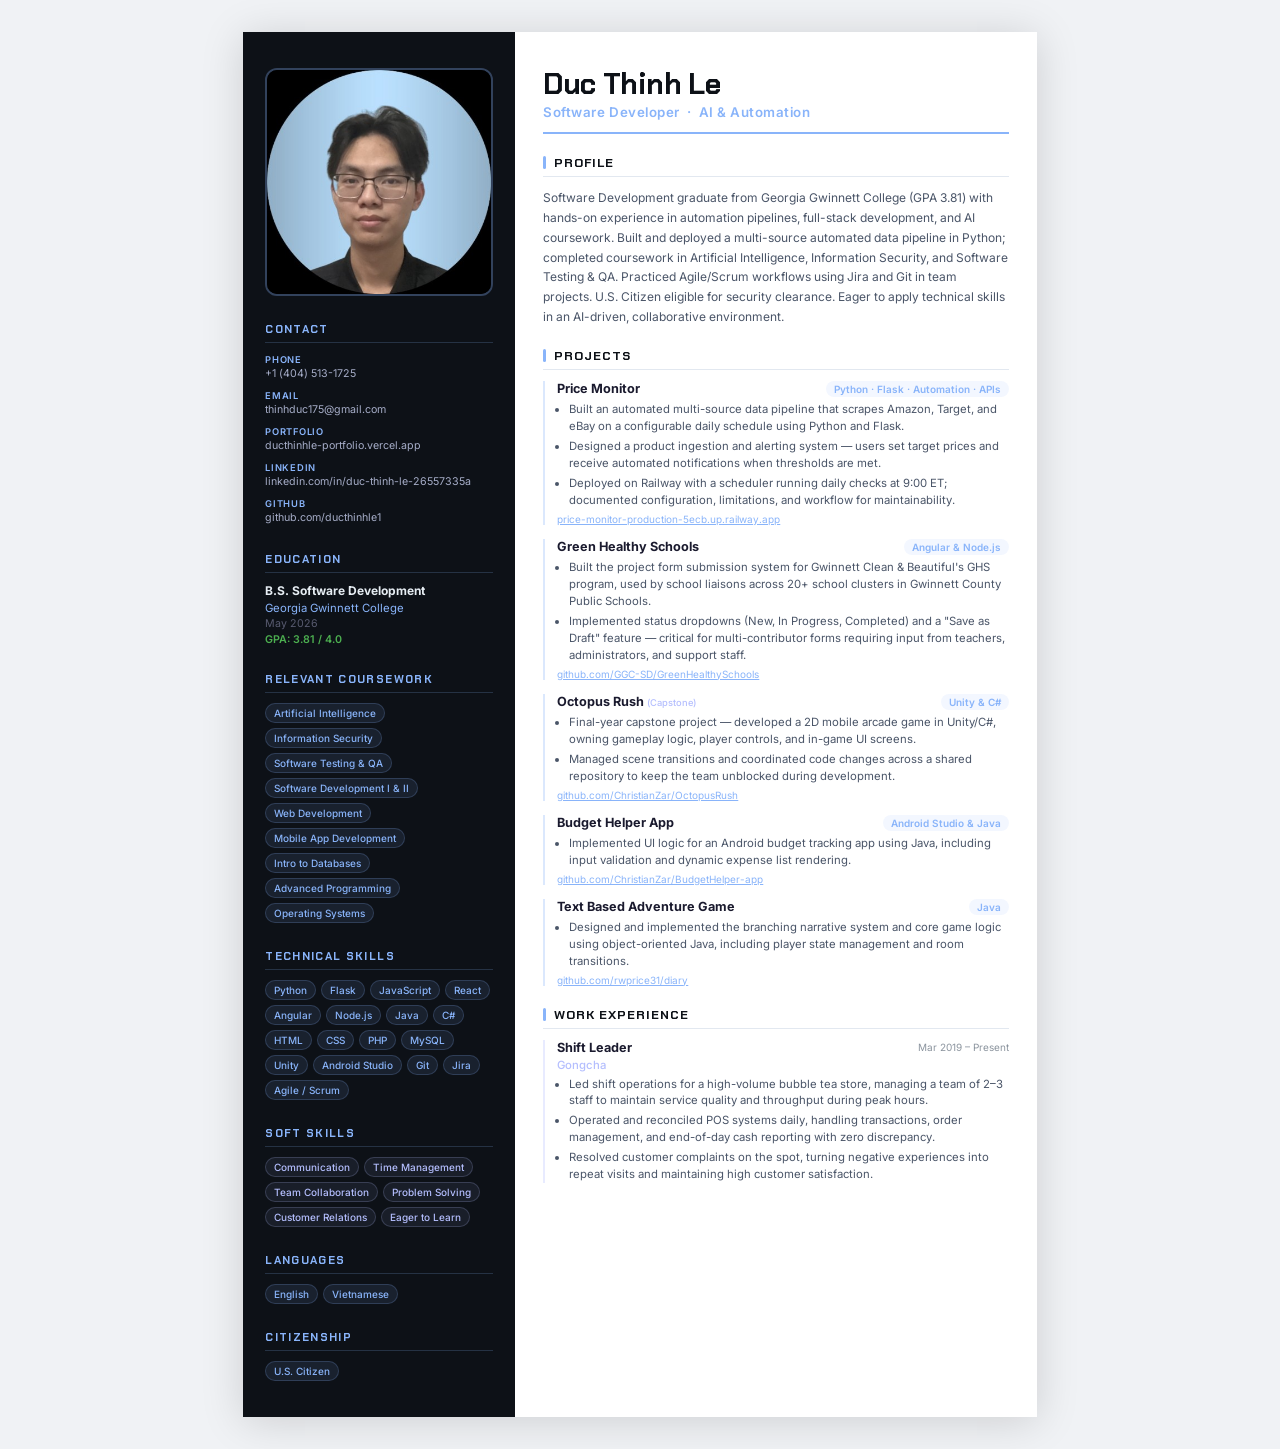
<file: resume-bennett-thrasher.html>
<!DOCTYPE html>
<html lang="en">
  <head>
    <meta charset="UTF-8" />
    <meta name="viewport" content="width=device-width, initial-scale=1.0" />
    <title>Duc Thinh Le — Resume (Bennett Thrasher)</title>
    <link rel="preconnect" href="https://fonts.googleapis.com" />
    <link rel="preconnect" href="https://fonts.gstatic.com" crossorigin />
    <link href="https://fonts.googleapis.com/css2?family=Inter:wght@400;500;600;700&family=Chakra+Petch:wght@600;700&display=swap" rel="stylesheet" />
    <style>
      * { box-sizing: border-box; margin: 0; padding: 0; }

      @page { size: A4; margin: 0; }

      body {
        font-family: 'Inter', sans-serif;
        font-size: 9.5pt;
        color: #1a1a2e;
        background: #f0f2f5;
        display: flex;
        justify-content: center;
        padding: 32px 0;
      }

      .page {
        width: 210mm;
        min-height: 297mm;
        background: white;
        display: grid;
        grid-template-columns: 72mm 1fr;
        box-shadow: 0 4px 40px rgba(0,0,0,0.15);
      }

      /* ── SIDEBAR ── */
      .sidebar {
        background: #0d1117;
        color: #cdd6f4;
        padding: 36px 22px;
        display: flex;
        flex-direction: column;
        gap: 26px;
      }

      .photo {
        width: 100%;
        aspect-ratio: 1/1;
        border-radius: 12px;
        object-fit: cover;
        object-position: center top;
        border: 2px solid rgba(137,180,250,0.3);
      }

      .sidebar-section-title {
        font-family: 'Chakra Petch', sans-serif;
        font-size: 8.5pt;
        font-weight: 700;
        letter-spacing: 0.12em;
        text-transform: uppercase;
        color: #89b4fa;
        margin-bottom: 10px;
        padding-bottom: 6px;
        border-bottom: 1px solid rgba(137,180,250,0.2);
      }

      .contact-list {
        list-style: none;
        display: flex;
        flex-direction: column;
        gap: 7px;
      }

      .contact-list li {
        font-size: 8pt;
        color: #a6adc8;
        word-break: break-all;
        line-height: 1.4;
      }

      .contact-list li span {
        color: #89b4fa;
        font-weight: 600;
        display: block;
        font-size: 7pt;
        text-transform: uppercase;
        letter-spacing: 0.08em;
        margin-bottom: 1px;
      }

      .edu-degree {
        font-weight: 700;
        font-size: 9pt;
        color: #e6edf3;
        line-height: 1.3;
      }

      .edu-school {
        font-size: 8.5pt;
        color: #89b4fa;
        margin-top: 2px;
      }

      .edu-detail {
        font-size: 8pt;
        color: #585b70;
        margin-top: 2px;
      }

      .edu-gpa {
        font-size: 8pt;
        color: #4caf50;
        margin-top: 3px;
        font-weight: 600;
      }

      .skill-pills {
        display: flex;
        flex-wrap: wrap;
        gap: 5px;
      }

      .skill-pill {
        background: rgba(137,180,250,0.1);
        border: 1px solid rgba(137,180,250,0.2);
        color: #89b4fa;
        font-size: 7.5pt;
        padding: 3px 8px;
        border-radius: 100px;
        font-weight: 500;
      }

      .soft-pill {
        background: rgba(180,190,254,0.08);
        border: 1px solid rgba(180,190,254,0.2);
        color: #b4befe;
        font-size: 7.5pt;
        padding: 3px 8px;
        border-radius: 100px;
        font-weight: 500;
      }

      /* ── MAIN ── */
      .main {
        padding: 36px 28px;
        display: flex;
        flex-direction: column;
        gap: 20px;
      }

      .main-header {
        border-bottom: 2px solid #89b4fa;
        padding-bottom: 12px;
      }

      .main-name {
        font-family: 'Chakra Petch', sans-serif;
        font-size: 22pt;
        font-weight: 700;
        color: #0d1117;
        letter-spacing: -0.02em;
        line-height: 1.1;
      }

      .main-title {
        font-size: 10pt;
        color: #89b4fa;
        font-weight: 600;
        margin-top: 4px;
        letter-spacing: 0.04em;
      }

      .section-title {
        font-family: 'Chakra Petch', sans-serif;
        font-size: 9.5pt;
        font-weight: 700;
        color: #0d1117;
        letter-spacing: 0.08em;
        text-transform: uppercase;
        margin-bottom: 11px;
        padding-bottom: 5px;
        border-bottom: 1px solid #e2e8f0;
        display: flex;
        align-items: center;
        gap: 8px;
      }

      .section-title::before {
        content: '';
        display: inline-block;
        width: 3px;
        height: 13px;
        background: #89b4fa;
        border-radius: 2px;
        flex-shrink: 0;
      }

      .profile-text {
        color: #4a5568;
        line-height: 1.65;
        font-size: 9pt;
      }

      /* Projects */
      .project-item {
        margin-bottom: 14px;
        padding-left: 12px;
        border-left: 2px solid rgba(137,180,250,0.3);
      }

      .project-item:last-child { margin-bottom: 0; }

      .project-header {
        display: flex;
        justify-content: space-between;
        align-items: center;
        margin-bottom: 3px;
        gap: 8px;
      }

      .project-name {
        font-weight: 700;
        font-size: 9.5pt;
        color: #1a1a2e;
      }

      .project-tech {
        font-size: 7.5pt;
        font-weight: 600;
        color: #89b4fa;
        background: rgba(137,180,250,0.1);
        padding: 2px 8px;
        border-radius: 100px;
        white-space: nowrap;
        flex-shrink: 0;
      }

      .project-bullets {
        margin-top: 4px;
        padding-left: 12px;
        display: flex;
        flex-direction: column;
        gap: 3px;
      }

      .project-bullets li {
        font-size: 8.5pt;
        color: #4a5568;
        line-height: 1.5;
        list-style: disc;
      }

      .project-link {
        font-size: 7.5pt;
        color: #89b4fa;
        margin-top: 4px;
        display: block;
      }

      /* Work experience */
      .work-item {
        margin-bottom: 14px;
        padding-left: 12px;
        border-left: 2px solid rgba(180,190,254,0.3);
      }

      .work-item:last-child { margin-bottom: 0; }

      .work-header {
        display: flex;
        justify-content: space-between;
        align-items: center;
        gap: 8px;
        margin-bottom: 3px;
      }

      .work-title {
        font-weight: 700;
        font-size: 9.5pt;
        color: #1a1a2e;
      }

      .work-date {
        font-size: 7.5pt;
        color: #8b949e;
        white-space: nowrap;
        flex-shrink: 0;
      }

      .work-company {
        font-size: 8.5pt;
        color: #b4befe;
        font-weight: 500;
        margin-bottom: 4px;
      }

      .work-bullets {
        padding-left: 12px;
        display: flex;
        flex-direction: column;
        gap: 3px;
      }

      .work-bullets li {
        font-size: 8.5pt;
        color: #4a5568;
        line-height: 1.5;
        list-style: disc;
      }

      @media print {
        body { background: white; padding: 0; }
        .page { box-shadow: none; }
      }

      @media (max-width: 700px) {
        body { padding: 0; }

        .page {
          width: 100%;
          min-height: auto;
          grid-template-columns: 1fr;
        }

        .sidebar {
          padding: 28px 20px;
          gap: 20px;
          flex-direction: column;
        }

        .photo {
          width: 100px;
          border-radius: 50%;
          margin: 0 auto;
        }

        .main {
          padding: 28px 20px;
          gap: 18px;
        }

        .main-name { font-size: 18pt; }

        .project-header,
        .work-header {
          flex-direction: column;
          align-items: flex-start;
          gap: 4px;
        }

        .project-tech,
        .work-date {
          font-size: 7pt;
        }
      }
    </style>
  </head>
  <body>
    <div class="page">

      <!-- SIDEBAR -->
      <aside class="sidebar">
        <img src="./assets/profilephoto.jpg" alt="Duc Thinh Le" class="photo" />

        <div>
          <p class="sidebar-section-title">Contact</p>
          <ul class="contact-list">
            <li><span>Phone</span>+1 (404) 513-1725</li>
            <li><span>Email</span>thinhduc175@gmail.com</li>
            <li><span>Portfolio</span><a href="https://ducthinhle-portfolio.vercel.app" style="color:#a6adc8;text-decoration:none;" target="_blank">ducthinhle-portfolio.vercel.app</a></li>
            <li><span>LinkedIn</span><a href="https://www.linkedin.com/in/duc-thinh-le-26557335a/" style="color:#a6adc8;text-decoration:none;" target="_blank">linkedin.com/in/duc-thinh-le-26557335a</a></li>
            <li><span>GitHub</span><a href="https://github.com/ducthinhle1" style="color:#a6adc8;text-decoration:none;" target="_blank">github.com/ducthinhle1</a></li>
          </ul>
        </div>

        <div>
          <p class="sidebar-section-title">Education</p>
          <p class="edu-degree">B.S. Software Development</p>
          <p class="edu-school">Georgia Gwinnett College</p>
          <p class="edu-detail">May 2026</p>
          <p class="edu-gpa">GPA: 3.81 / 4.0</p>
        </div>

        <div>
          <p class="sidebar-section-title">Relevant Coursework</p>
          <div class="skill-pills">
            <span class="skill-pill">Artificial Intelligence</span>
            <span class="skill-pill">Information Security</span>
            <span class="skill-pill">Software Testing &amp; QA</span>
            <span class="skill-pill">Software Development I &amp; II</span>
            <span class="skill-pill">Web Development</span>
            <span class="skill-pill">Mobile App Development</span>
            <span class="skill-pill">Intro to Databases</span>
            <span class="skill-pill">Advanced Programming</span>
            <span class="skill-pill">Operating Systems</span>
          </div>
        </div>

        <div>
          <p class="sidebar-section-title">Technical Skills</p>
          <div class="skill-pills">
            <span class="skill-pill">Python</span>
            <span class="skill-pill">Flask</span>
            <span class="skill-pill">JavaScript</span>
            <span class="skill-pill">React</span>
            <span class="skill-pill">Angular</span>
            <span class="skill-pill">Node.js</span>
            <span class="skill-pill">Java</span>
            <span class="skill-pill">C#</span>
            <span class="skill-pill">HTML</span>
            <span class="skill-pill">CSS</span>
            <span class="skill-pill">PHP</span>
            <span class="skill-pill">MySQL</span>
            <span class="skill-pill">Unity</span>
            <span class="skill-pill">Android Studio</span>
            <span class="skill-pill">Git</span>
            <span class="skill-pill">Jira</span>
            <span class="skill-pill">Agile / Scrum</span>
          </div>
        </div>

        <div>
          <p class="sidebar-section-title">Soft Skills</p>
          <div class="skill-pills">
            <span class="soft-pill">Communication</span>
            <span class="soft-pill">Time Management</span>
            <span class="soft-pill">Team Collaboration</span>
            <span class="soft-pill">Problem Solving</span>
            <span class="soft-pill">Customer Relations</span>
            <span class="soft-pill">Eager to Learn</span>
          </div>
        </div>

        <div>
          <p class="sidebar-section-title">Languages</p>
          <div class="skill-pills">
            <span class="skill-pill">English</span>
            <span class="skill-pill">Vietnamese</span>
          </div>
        </div>

        <div>
          <p class="sidebar-section-title">Citizenship</p>
          <div class="skill-pills">
            <span class="skill-pill">U.S. Citizen</span>
          </div>
        </div>
      </aside>

      <!-- MAIN -->
      <main class="main">
        <div class="main-header">
          <h1 class="main-name">Duc Thinh Le</h1>
          <p class="main-title">Software Developer &nbsp;·&nbsp; AI &amp; Automation</p>
        </div>

        <div>
          <h2 class="section-title">Profile</h2>
          <p class="profile-text">
            Software Development graduate from Georgia Gwinnett College (GPA 3.81) with
            hands-on experience in automation pipelines, full-stack development, and AI coursework.
            Built and deployed a multi-source automated data pipeline in Python; completed coursework
            in Artificial Intelligence, Information Security, and Software Testing &amp; QA.
            Practiced Agile/Scrum workflows using Jira and Git in team projects. U.S. Citizen
            eligible for security clearance. Eager to apply technical skills in an AI-driven,
            collaborative environment.
          </p>
        </div>

        <div>
          <h2 class="section-title">Projects</h2>

          <div class="project-item">
            <div class="project-header">
              <p class="project-name">Price Monitor</p>
              <span class="project-tech">Python · Flask · Automation · APIs</span>
            </div>
            <ul class="project-bullets">
              <li>Built an automated multi-source data pipeline that scrapes Amazon, Target, and eBay on a configurable daily schedule using Python and Flask.</li>
              <li>Designed a product ingestion and alerting system — users set target prices and receive automated notifications when thresholds are met.</li>
              <li>Deployed on Railway with a scheduler running daily checks at 9:00 ET; documented configuration, limitations, and workflow for maintainability.</li>
            </ul>
            <a class="project-link" href="https://price-monitor-production-5ecb.up.railway.app" target="_blank">price-monitor-production-5ecb.up.railway.app</a>
          </div>

          <div class="project-item">
            <div class="project-header">
              <p class="project-name">Green Healthy Schools</p>
              <span class="project-tech">Angular &amp; Node.js</span>
            </div>
            <ul class="project-bullets">
              <li>Built the project form submission system for Gwinnett Clean &amp; Beautiful's GHS program, used by school liaisons across 20+ school clusters in Gwinnett County Public Schools.</li>
              <li>Implemented status dropdowns (New, In Progress, Completed) and a "Save as Draft" feature — critical for multi-contributor forms requiring input from teachers, administrators, and support staff.</li>
            </ul>
            <a class="project-link" href="https://github.com/GGC-SD/GreenHealthySchools" target="_blank">github.com/GGC-SD/GreenHealthySchools</a>
          </div>

          <div class="project-item">
            <div class="project-header">
              <p class="project-name">Octopus Rush <span style="font-size:7pt;color:#b4befe;font-weight:500;">(Capstone)</span></p>
              <span class="project-tech">Unity &amp; C#</span>
            </div>
            <ul class="project-bullets">
              <li>Final-year capstone project — developed a 2D mobile arcade game in Unity/C#, owning gameplay logic, player controls, and in-game UI screens.</li>
              <li>Managed scene transitions and coordinated code changes across a shared repository to keep the team unblocked during development.</li>
            </ul>
            <a class="project-link" href="https://github.com/ChristianZar/OctopusRush" target="_blank">github.com/ChristianZar/OctopusRush</a>
          </div>

          <div class="project-item">
            <div class="project-header">
              <p class="project-name">Budget Helper App</p>
              <span class="project-tech">Android Studio &amp; Java</span>
            </div>
            <ul class="project-bullets">
              <li>Implemented UI logic for an Android budget tracking app using Java, including input validation and dynamic expense list rendering.</li>
            </ul>
            <a class="project-link" href="https://github.com/ChristianZar/BudgetHelper-app" target="_blank">github.com/ChristianZar/BudgetHelper-app</a>
          </div>

          <div class="project-item">
            <div class="project-header">
              <p class="project-name">Text Based Adventure Game</p>
              <span class="project-tech">Java</span>
            </div>
            <ul class="project-bullets">
              <li>Designed and implemented the branching narrative system and core game logic using object-oriented Java, including player state management and room transitions.</li>
            </ul>
            <a class="project-link" href="https://github.com/rwprice31/diary" target="_blank">github.com/rwprice31/diary</a>
          </div>
        </div>

        <div>
          <h2 class="section-title">Work Experience</h2>

          <div class="work-item">
            <div class="work-header">
              <p class="work-title">Shift Leader</p>
              <span class="work-date">Mar 2019 – Present</span>
            </div>
            <p class="work-company">Gongcha</p>
            <ul class="work-bullets">
              <li>Led shift operations for a high-volume bubble tea store, managing a team of 2–3 staff to maintain service quality and throughput during peak hours.</li>
              <li>Operated and reconciled POS systems daily, handling transactions, order management, and end-of-day cash reporting with zero discrepancy.</li>
              <li>Resolved customer complaints on the spot, turning negative experiences into repeat visits and maintaining high customer satisfaction.</li>
            </ul>
          </div>
        </div>

      </main>
    </div>
  </body>
</html>
</file>
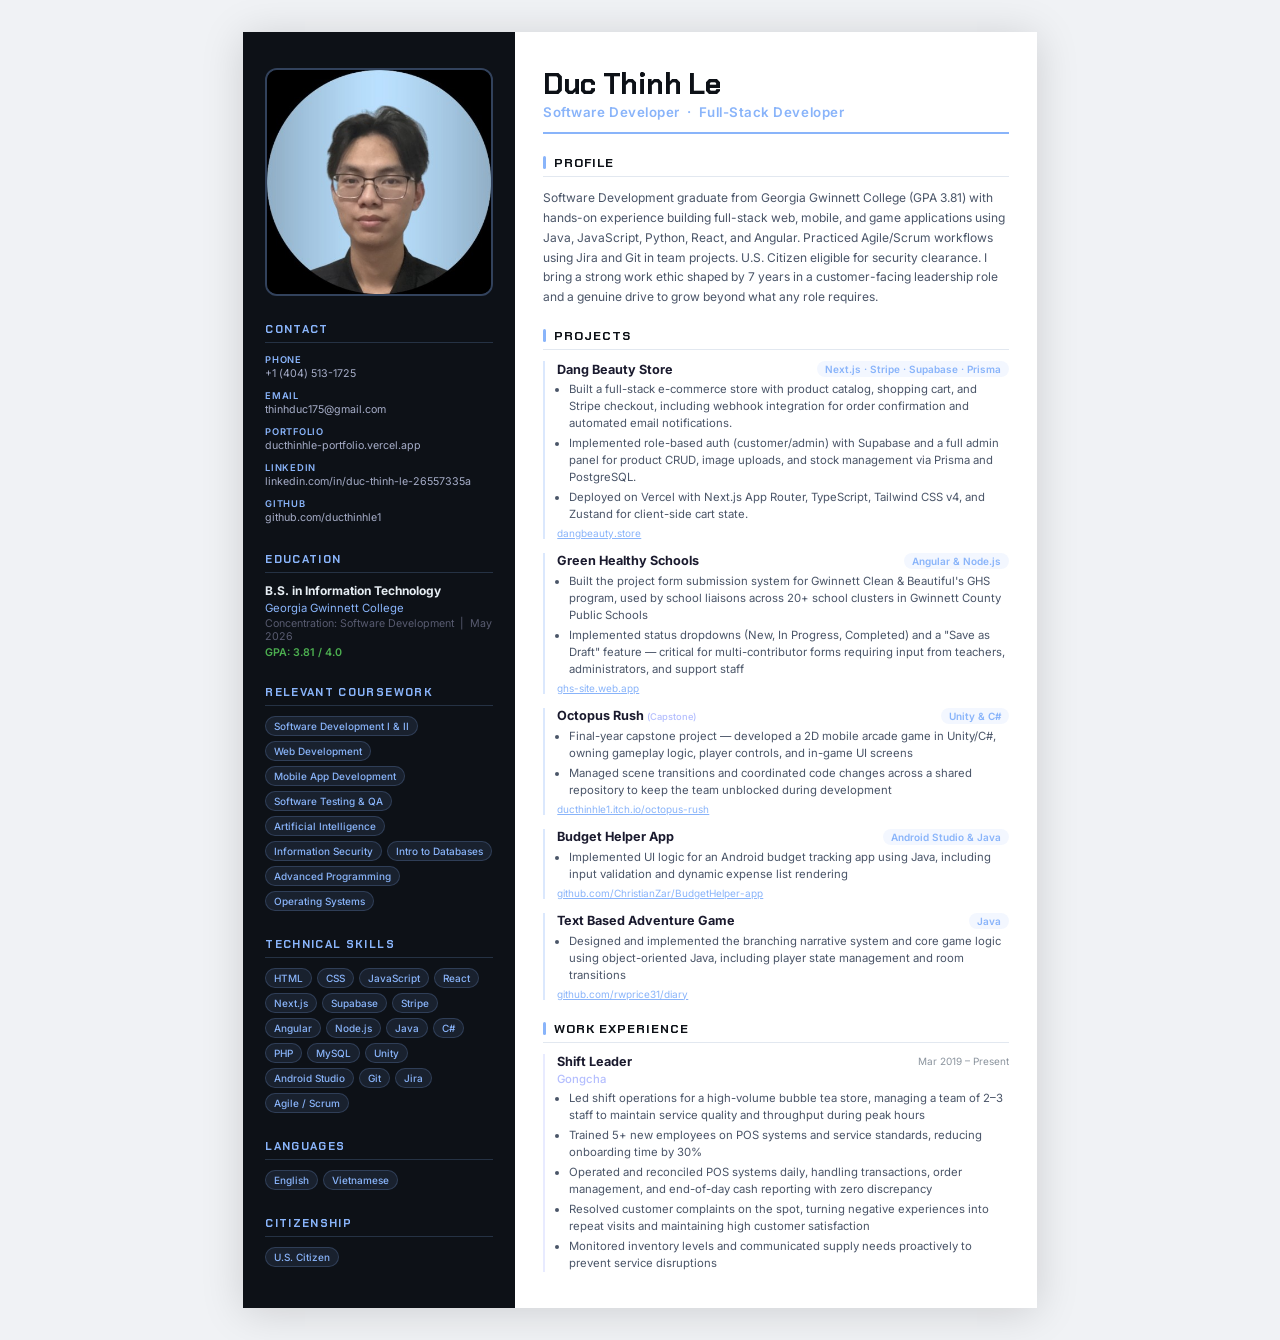
<file: resume.html>
<!DOCTYPE html>
<html lang="en">
  <head>
    <meta charset="UTF-8" />
    <meta name="viewport" content="width=device-width, initial-scale=1.0" />
    <title>Duc Thinh Le — Resume</title>
    <link rel="preconnect" href="https://fonts.googleapis.com" />
    <link rel="preconnect" href="https://fonts.gstatic.com" crossorigin />
    <link href="https://fonts.googleapis.com/css2?family=Inter:wght@400;500;600;700&family=Chakra+Petch:wght@600;700&display=swap" rel="stylesheet" />
    <style>
      * { box-sizing: border-box; margin: 0; padding: 0; }

      @page { size: A4; margin: 0; }

      body {
        font-family: 'Inter', sans-serif;
        font-size: 9.5pt;
        color: #1a1a2e;
        background: #f0f2f5;
        display: flex;
        justify-content: center;
        padding: 32px 0;
      }

      .page {
        width: 210mm;
        min-height: 297mm;
        background: white;
        display: grid;
        grid-template-columns: 72mm 1fr;
        box-shadow: 0 4px 40px rgba(0,0,0,0.15);
      }

      /* ── SIDEBAR ── */
      .sidebar {
        background: #0d1117;
        color: #cdd6f4;
        padding: 36px 22px;
        display: flex;
        flex-direction: column;
        gap: 26px;
      }

      .photo {
        width: 100%;
        aspect-ratio: 1/1;
        border-radius: 12px;
        object-fit: cover;
        object-position: center top;
        border: 2px solid rgba(137,180,250,0.3);
      }

      .sidebar-section-title {
        font-family: 'Chakra Petch', sans-serif;
        font-size: 8.5pt;
        font-weight: 700;
        letter-spacing: 0.12em;
        text-transform: uppercase;
        color: #89b4fa;
        margin-bottom: 10px;
        padding-bottom: 6px;
        border-bottom: 1px solid rgba(137,180,250,0.2);
      }

      .contact-list {
        list-style: none;
        display: flex;
        flex-direction: column;
        gap: 7px;
      }

      .contact-list li {
        font-size: 8pt;
        color: #a6adc8;
        word-break: break-all;
        line-height: 1.4;
      }

      .contact-list li span {
        color: #89b4fa;
        font-weight: 600;
        display: block;
        font-size: 7pt;
        text-transform: uppercase;
        letter-spacing: 0.08em;
        margin-bottom: 1px;
      }

      .edu-degree {
        font-weight: 700;
        font-size: 9pt;
        color: #e6edf3;
        line-height: 1.3;
      }

      .edu-school {
        font-size: 8.5pt;
        color: #89b4fa;
        margin-top: 2px;
      }

      .edu-detail {
        font-size: 8pt;
        color: #585b70;
        margin-top: 2px;
      }

      .edu-gpa {
        font-size: 8pt;
        color: #4caf50;
        margin-top: 3px;
        font-weight: 600;
      }

      .skill-pills {
        display: flex;
        flex-wrap: wrap;
        gap: 5px;
      }

      .skill-pill {
        background: rgba(137,180,250,0.1);
        border: 1px solid rgba(137,180,250,0.2);
        color: #89b4fa;
        font-size: 7.5pt;
        padding: 3px 8px;
        border-radius: 100px;
        font-weight: 500;
      }

      .soft-pill {
        background: rgba(180,190,254,0.08);
        border: 1px solid rgba(180,190,254,0.2);
        color: #b4befe;
        font-size: 7.5pt;
        padding: 3px 8px;
        border-radius: 100px;
        font-weight: 500;
      }

      /* ── MAIN ── */
      .main {
        padding: 36px 28px;
        display: flex;
        flex-direction: column;
        gap: 20px;
      }

      .main-header {
        border-bottom: 2px solid #89b4fa;
        padding-bottom: 12px;
      }

      .main-name {
        font-family: 'Chakra Petch', sans-serif;
        font-size: 22pt;
        font-weight: 700;
        color: #0d1117;
        letter-spacing: -0.02em;
        line-height: 1.1;
      }

      .main-title {
        font-size: 10pt;
        color: #89b4fa;
        font-weight: 600;
        margin-top: 4px;
        letter-spacing: 0.04em;
      }

      .section-title {
        font-family: 'Chakra Petch', sans-serif;
        font-size: 9.5pt;
        font-weight: 700;
        color: #0d1117;
        letter-spacing: 0.08em;
        text-transform: uppercase;
        margin-bottom: 11px;
        padding-bottom: 5px;
        border-bottom: 1px solid #e2e8f0;
        display: flex;
        align-items: center;
        gap: 8px;
      }

      .section-title::before {
        content: '';
        display: inline-block;
        width: 3px;
        height: 13px;
        background: #89b4fa;
        border-radius: 2px;
        flex-shrink: 0;
      }

      .profile-text {
        color: #4a5568;
        line-height: 1.65;
        font-size: 9pt;
      }

      /* Projects */
      .project-item {
        margin-bottom: 14px;
        padding-left: 12px;
        border-left: 2px solid rgba(137,180,250,0.3);
      }

      .project-item:last-child { margin-bottom: 0; }

      .project-header {
        display: flex;
        justify-content: space-between;
        align-items: center;
        margin-bottom: 3px;
        gap: 8px;
      }

      .project-name {
        font-weight: 700;
        font-size: 9.5pt;
        color: #1a1a2e;
      }

      .project-tech {
        font-size: 7.5pt;
        font-weight: 600;
        color: #89b4fa;
        background: rgba(137,180,250,0.1);
        padding: 2px 8px;
        border-radius: 100px;
        white-space: nowrap;
        flex-shrink: 0;
      }

      .project-bullets {
        margin-top: 4px;
        padding-left: 12px;
        display: flex;
        flex-direction: column;
        gap: 3px;
      }

      .project-bullets li {
        font-size: 8.5pt;
        color: #4a5568;
        line-height: 1.5;
        list-style: disc;
      }

      .project-link {
        font-size: 7.5pt;
        color: #89b4fa;
        margin-top: 4px;
        display: block;
      }

      /* Work experience */
      .work-item {
        margin-bottom: 14px;
        padding-left: 12px;
        border-left: 2px solid rgba(180,190,254,0.3);
      }

      .work-item:last-child { margin-bottom: 0; }

      .work-header {
        display: flex;
        justify-content: space-between;
        align-items: center;
        gap: 8px;
        margin-bottom: 3px;
      }

      .work-title {
        font-weight: 700;
        font-size: 9.5pt;
        color: #1a1a2e;
      }

      .work-date {
        font-size: 7.5pt;
        color: #8b949e;
        white-space: nowrap;
        flex-shrink: 0;
      }

      .work-company {
        font-size: 8.5pt;
        color: #b4befe;
        font-weight: 500;
        margin-bottom: 4px;
      }

      .work-bullets {
        padding-left: 12px;
        display: flex;
        flex-direction: column;
        gap: 3px;
      }

      .work-bullets li {
        font-size: 8.5pt;
        color: #4a5568;
        line-height: 1.5;
        list-style: disc;
      }

      @media print {
        body { background: white; padding: 0; }
        .page { box-shadow: none; }
      }

      @media (max-width: 700px) {
        body { padding: 0; }

        .page {
          width: 100%;
          min-height: auto;
          grid-template-columns: 1fr;
        }

        .sidebar {
          padding: 28px 20px;
          gap: 20px;
          flex-direction: column;
        }

        .photo {
          width: 100px;
          border-radius: 50%;
          margin: 0 auto;
        }

        .main {
          padding: 28px 20px;
          gap: 18px;
        }

        .main-name { font-size: 18pt; }

        .project-header,
        .work-header {
          flex-direction: column;
          align-items: flex-start;
          gap: 4px;
        }

        .project-tech,
        .work-date {
          font-size: 7pt;
        }
      }
    </style>
  </head>
  <body>
    <div class="page">

      <!-- SIDEBAR -->
      <aside class="sidebar">
        <img src="./assets/profilephoto.jpg" alt="Duc Thinh Le" class="photo" />

        <div>
          <p class="sidebar-section-title">Contact</p>
          <ul class="contact-list">
            <li><span>Phone</span>+1 (404) 513-1725</li>
            <li><span>Email</span>thinhduc175@gmail.com</li>
            <li><span>Portfolio</span><a href="https://ducthinhle-portfolio.vercel.app" style="color:#a6adc8;text-decoration:none;" target="_blank">ducthinhle-portfolio.vercel.app</a></li>
            <li><span>LinkedIn</span><a href="https://www.linkedin.com/in/duc-thinh-le-26557335a/" style="color:#a6adc8;text-decoration:none;" target="_blank">linkedin.com/in/duc-thinh-le-26557335a</a></li>
            <li><span>GitHub</span><a href="https://github.com/ducthinhle1" style="color:#a6adc8;text-decoration:none;" target="_blank">github.com/ducthinhle1</a></li>
          </ul>
        </div>

        <div>
          <p class="sidebar-section-title">Education</p>
          <p class="edu-degree">B.S. in Information Technology</p>
          <p class="edu-school">Georgia Gwinnett College</p>
          <p class="edu-detail">Concentration: Software Development &nbsp;|&nbsp; May 2026</p>
          <p class="edu-gpa">GPA: 3.81 / 4.0</p>
        </div>

        <div>
          <p class="sidebar-section-title">Relevant Coursework</p>
          <div class="skill-pills">
            <span class="skill-pill">Software Development I &amp; II</span>
            <span class="skill-pill">Web Development</span>
            <span class="skill-pill">Mobile App Development</span>
            <span class="skill-pill">Software Testing &amp; QA</span>
            <span class="skill-pill">Artificial Intelligence</span>
            <span class="skill-pill">Information Security</span>
            <span class="skill-pill">Intro to Databases</span>
            <span class="skill-pill">Advanced Programming</span>
            <span class="skill-pill">Operating Systems</span>
          </div>
        </div>

        <div>
          <p class="sidebar-section-title">Technical Skills</p>
          <div class="skill-pills">
            <span class="skill-pill">HTML</span>
            <span class="skill-pill">CSS</span>
            <span class="skill-pill">JavaScript</span>
            <span class="skill-pill">React</span>
            <span class="skill-pill">Next.js</span>
            <span class="skill-pill">Supabase</span>
            <span class="skill-pill">Stripe</span>
            <span class="skill-pill">Angular</span>
            <span class="skill-pill">Node.js</span>
            <span class="skill-pill">Java</span>
            <span class="skill-pill">C#</span>
            <span class="skill-pill">PHP</span>
            <span class="skill-pill">MySQL</span>
            <span class="skill-pill">Unity</span>
            <span class="skill-pill">Android Studio</span>
            <span class="skill-pill">Git</span>
            <span class="skill-pill">Jira</span>
            <span class="skill-pill">Agile / Scrum</span>
          </div>
        </div>

        <div>
          <p class="sidebar-section-title">Languages</p>
          <div class="skill-pills">
            <span class="skill-pill">English</span>
            <span class="skill-pill">Vietnamese</span>
          </div>
        </div>

        <div>
          <p class="sidebar-section-title">Citizenship</p>
          <div class="skill-pills">
            <span class="skill-pill">U.S. Citizen</span>
          </div>
        </div>
      </aside>

      <!-- MAIN -->
      <main class="main">
        <div class="main-header">
          <h1 class="main-name">Duc Thinh Le</h1>
          <p class="main-title">Software Developer &nbsp;·&nbsp; Full-Stack Developer</p>
        </div>

        <div>
          <h2 class="section-title">Profile</h2>
          <p class="profile-text">
            Software Development graduate from Georgia Gwinnett College (GPA 3.81) with
            hands-on experience building full-stack web, mobile, and game applications using
            Java, JavaScript, Python, React, and Angular. Practiced Agile/Scrum workflows using
            Jira and Git in team projects. U.S. Citizen eligible for security clearance. I bring
            a strong work ethic shaped by 7 years in a customer-facing leadership role and a
            genuine drive to grow beyond what any role requires.
          </p>
        </div>

        <div>
          <h2 class="section-title">Projects</h2>

          <div class="project-item">
            <div class="project-header">
              <p class="project-name">Dang Beauty Store</p>
              <span class="project-tech">Next.js · Stripe · Supabase · Prisma</span>
            </div>
            <ul class="project-bullets">
              <li>Built a full-stack e-commerce store with product catalog, shopping cart, and Stripe checkout, including webhook integration for order confirmation and automated email notifications.</li>
              <li>Implemented role-based auth (customer/admin) with Supabase and a full admin panel for product CRUD, image uploads, and stock management via Prisma and PostgreSQL.</li>
              <li>Deployed on Vercel with Next.js App Router, TypeScript, Tailwind CSS v4, and Zustand for client-side cart state.</li>
            </ul>
            <a class="project-link" href="https://dangbeauty.store" target="_blank">dangbeauty.store</a>
          </div>

          <div class="project-item">
            <div class="project-header">
              <p class="project-name">Green Healthy Schools</p>
              <span class="project-tech">Angular &amp; Node.js</span>
            </div>
            <ul class="project-bullets">
              <li>Built the project form submission system for Gwinnett Clean &amp; Beautiful's GHS program, used by school liaisons across 20+ school clusters in Gwinnett County Public Schools</li>
              <li>Implemented status dropdowns (New, In Progress, Completed) and a "Save as Draft" feature — critical for multi-contributor forms requiring input from teachers, administrators, and support staff</li>
            </ul>
            <a class="project-link" href="https://ghs-site.web.app/landing" target="_blank">ghs-site.web.app</a>
          </div>

          <div class="project-item">
            <div class="project-header">
              <p class="project-name">Octopus Rush <span style="font-size:7pt;color:#b4befe;font-weight:500;">(Capstone)</span></p>
              <span class="project-tech">Unity &amp; C#</span>
            </div>
            <ul class="project-bullets">
              <li>Final-year capstone project — developed a 2D mobile arcade game in Unity/C#, owning gameplay logic, player controls, and in-game UI screens</li>
              <li>Managed scene transitions and coordinated code changes across a shared repository to keep the team unblocked during development</li>
            </ul>
            <a class="project-link" href="https://ducthinhle1.itch.io/octopus-rush?secret=H7ul8KSgrfvCmwFsCiczpRWg" target="_blank">ducthinhle1.itch.io/octopus-rush</a>
          </div>

          <div class="project-item">
            <div class="project-header">
              <p class="project-name">Budget Helper App</p>
              <span class="project-tech">Android Studio &amp; Java</span>
            </div>
            <ul class="project-bullets">
              <li>Implemented UI logic for an Android budget tracking app using Java, including input validation and dynamic expense list rendering</li>
            </ul>
            <a class="project-link" href="https://github.com/ChristianZar/BudgetHelper-app" target="_blank">github.com/ChristianZar/BudgetHelper-app</a>
          </div>

          <div class="project-item">
            <div class="project-header">
              <p class="project-name">Text Based Adventure Game</p>
              <span class="project-tech">Java</span>
            </div>
            <ul class="project-bullets">
              <li>Designed and implemented the branching narrative system and core game logic using object-oriented Java, including player state management and room transitions</li>
            </ul>
            <a class="project-link" href="https://github.com/rwprice31/diary" target="_blank">github.com/rwprice31/diary</a>
          </div>
        </div>

        <div>
          <h2 class="section-title">Work Experience</h2>

          <div class="work-item">
            <div class="work-header">
              <p class="work-title">Shift Leader</p>
              <span class="work-date">Mar 2019 – Present</span>
            </div>
            <p class="work-company">Gongcha</p>
            <ul class="work-bullets">
              <li>Led shift operations for a high-volume bubble tea store, managing a team of 2–3 staff to maintain service quality and throughput during peak hours</li>
              <li>Trained 5+ new employees on POS systems and service standards, reducing onboarding time by 30%</li>
              <li>Operated and reconciled POS systems daily, handling transactions, order management, and end-of-day cash reporting with zero discrepancy</li>
              <li>Resolved customer complaints on the spot, turning negative experiences into repeat visits and maintaining high customer satisfaction</li>
              <li>Monitored inventory levels and communicated supply needs proactively to prevent service disruptions</li>
            </ul>
          </div>
        </div>

      </main>
    </div>
  </body>
</html>
</file>
